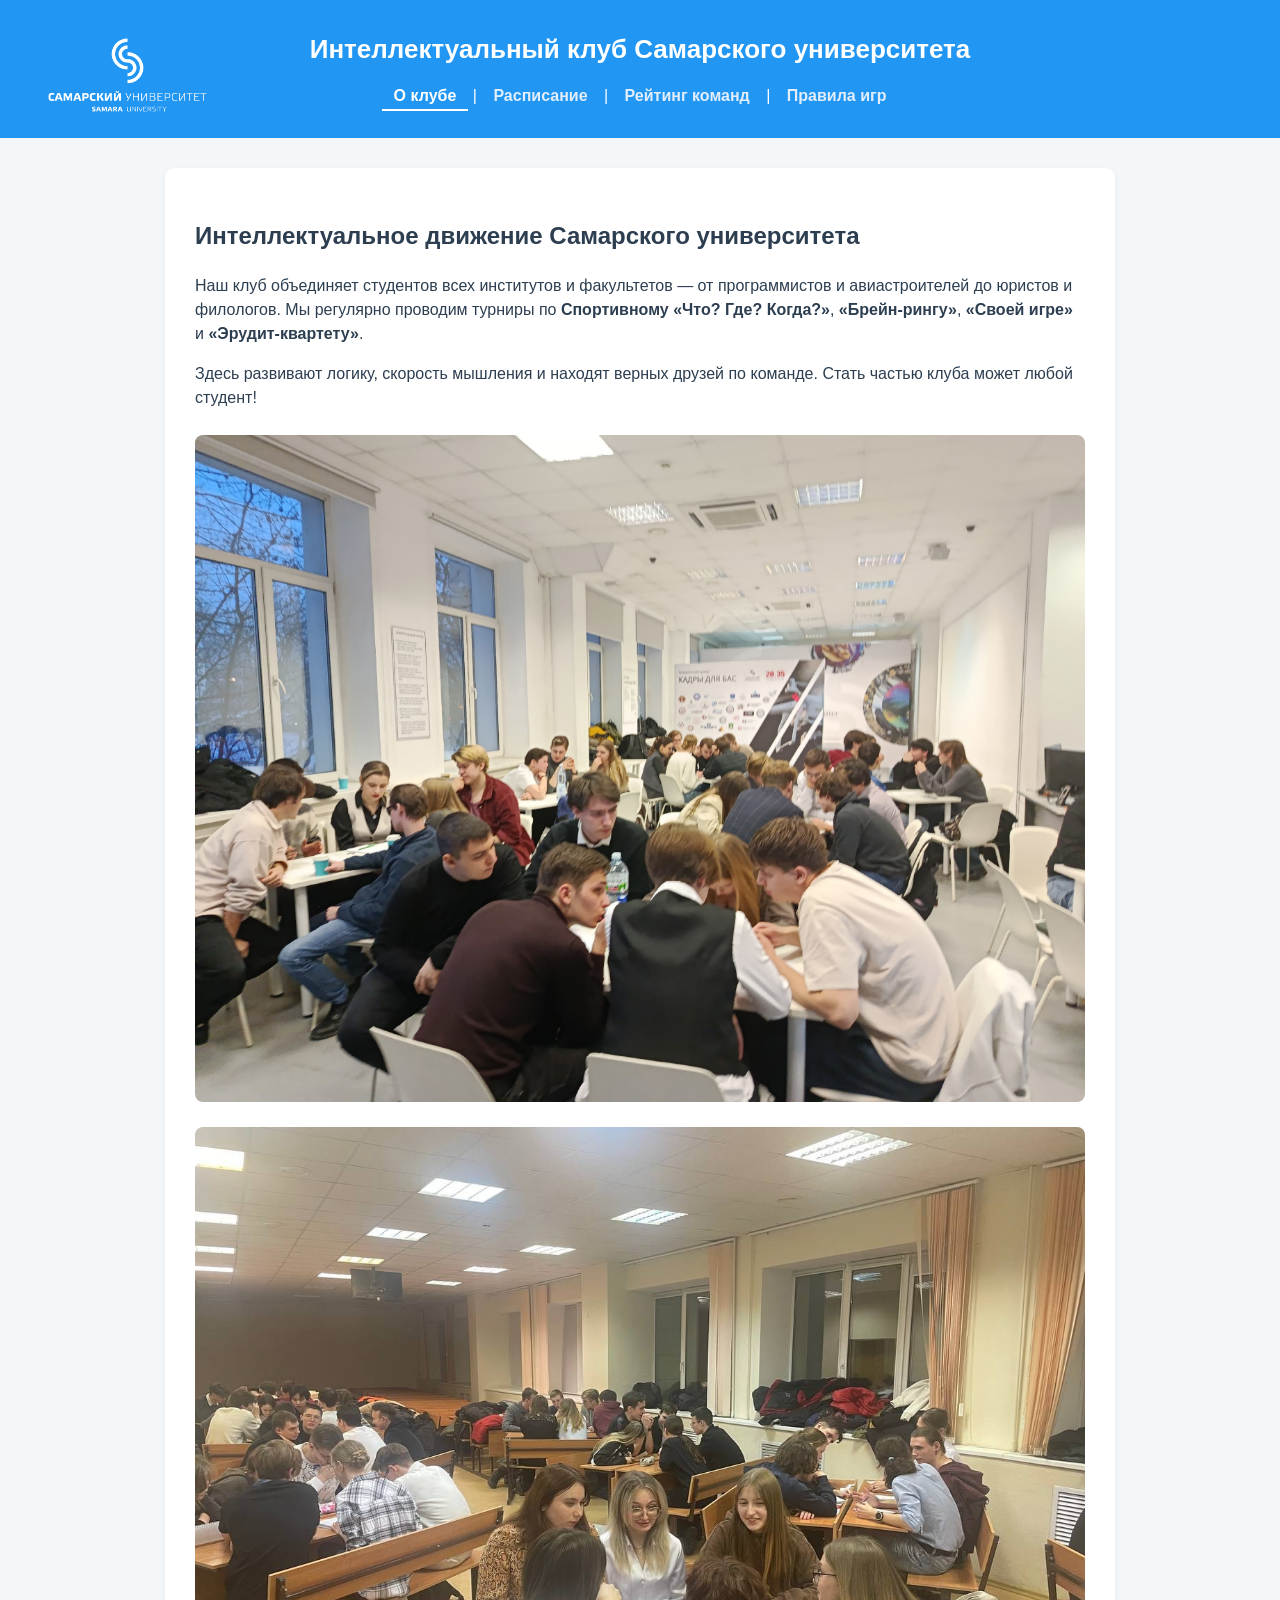
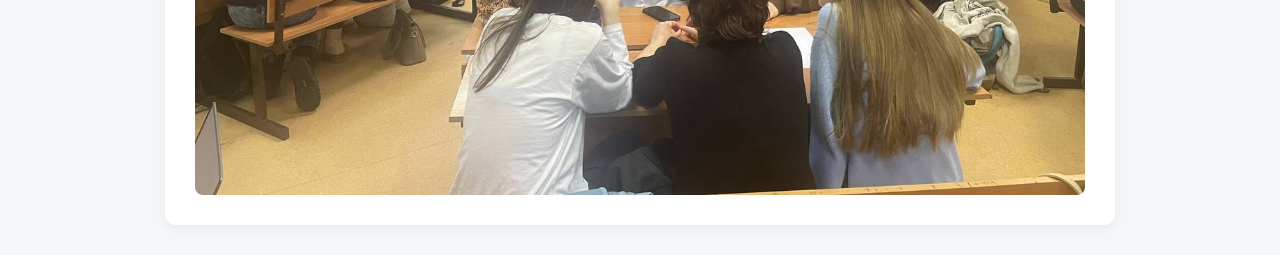
<file: lab2/index.html>
<!DOCTYPE html>
<html lang="ru">
<head>
    <meta charset="UTF-8">
    <meta name="viewport" content="width=device-width, initial-scale=1.0">
    <title>Интеллектуальный клуб Самарского Университета — Главная</title>
    <link rel="stylesheet" href="style.css">
</head>
<body>

    <header id="main-header">
        <img src="./images/logo.png" alt="Логотип Самарского университета" class="header-logo">
        <h1>Интеллектуальный клуб Самарского университета</h1>
        <nav>
            <a href="index.html" class="nav-link active">О клубе</a> | 
            <a href="schedule.html" class="nav-link">Расписание</a> | 
            <a href="rating.html" class="nav-link">Рейтинг команд</a> | 
            <a href="rules.html" class="nav-link">Правила игр</a>
        </nav>
    </header>

    <main>
        <section class="content-block">
            <h2>Интеллектуальное движение Самарского университета</h2>
            <p>Наш клуб объединяет студентов всех институтов и факультетов — от программистов и авиастроителей до юристов и филологов. Мы регулярно проводим турниры по <strong>Спортивному «Что? Где? Когда?»</strong>, <strong>«Брейн-рингу»</strong>, <strong>«Своей игре»</strong> и <strong>«Эрудит-квартету»</strong>.</p>
            <p>Здесь развивают логику, скорость мышления и находят верных друзей по команде. Стать частью клуба может любой студент!</p>
            
            <img src="./images/club1.png" alt="Студенты Самарского университета на игре ЧГК" class="main-image">
            <img src="./images/club2.png" alt="Студенты Самарского университета на игре ЧГК" class="main-image">

        </section>
    </main>

</body>
</html>
</file>
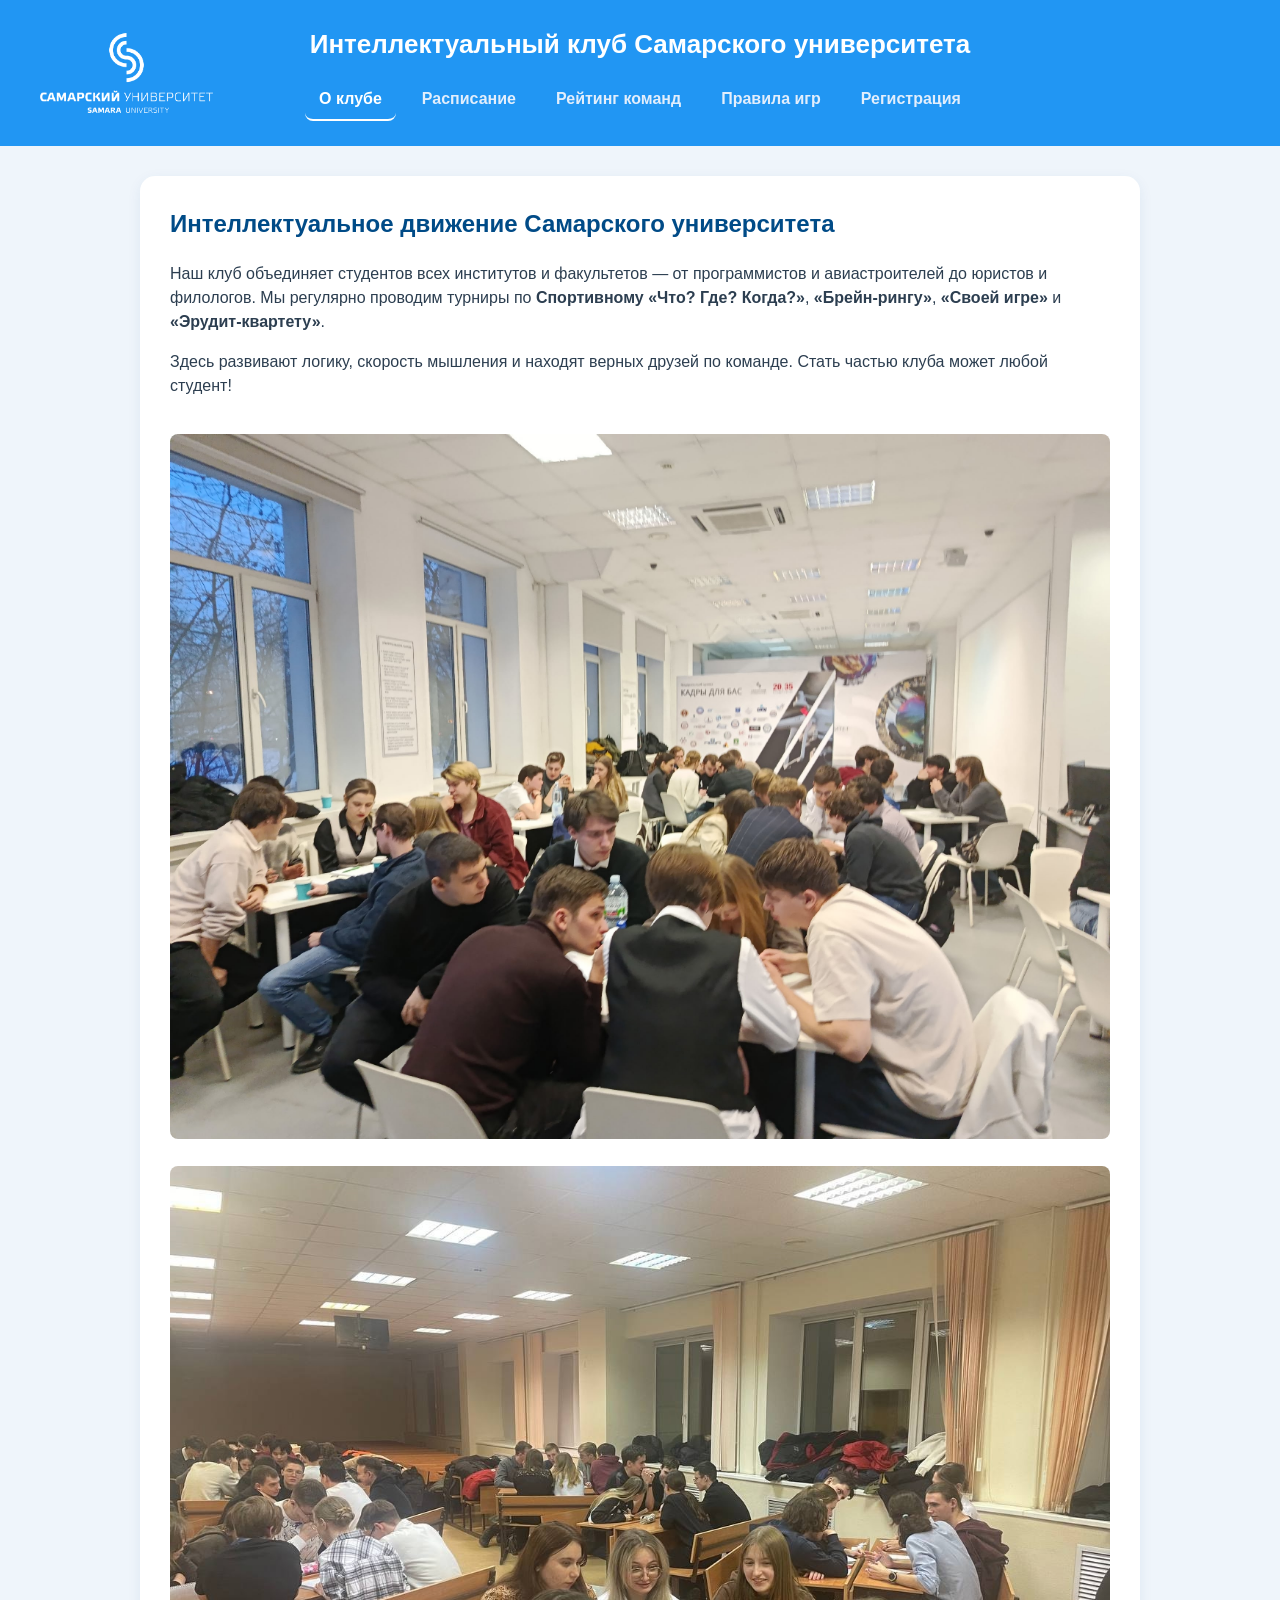
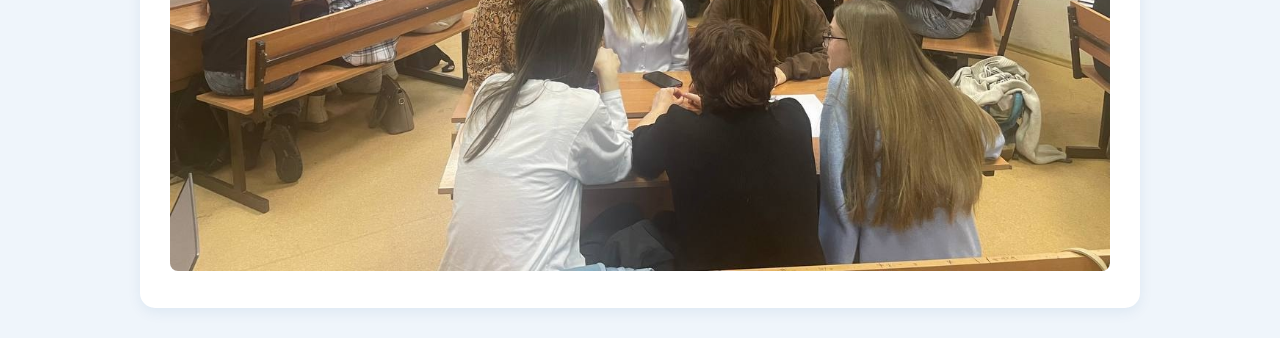
<file: lab4/index.html>
<!DOCTYPE html>
<html lang="ru">
<head>
    <meta charset="UTF-8">
    <meta name="viewport" content="width=device-width, initial-scale=1.0">
    <title>Интеллектуальный клуб Самарского Университета — Главная</title>
    <link rel="stylesheet" href="style.css">
</head>
<body class="page">
    <header class="header">
        <img src="./images/logo.png" alt="Логотип Самарского университета" class="header__logo">
        <h1 class="header__title">Интеллектуальный клуб Самарского университета</h1>

        <nav class="nav">
            <a href="index.html" class="nav__link nav__link_active">О клубе</a>
            <a href="schedule.html" class="nav__link">Расписание</a>
            <a href="raiting.html" class="nav__link">Рейтинг команд</a>
            <a href="rules.html" class="nav__link">Правила игр</a>
            <a href="register.html" class="nav__link">Регистрация</a>
        </nav>
    </header>

    <main class="main">
        <section class="section">
            <h2 class="section__title">Интеллектуальное движение Самарского университета</h2>
            <p>
                Наш клуб объединяет студентов всех институтов и факультетов — от программистов и авиастроителей до юристов и филологов. 
                Мы регулярно проводим турниры по <strong>Спортивному «Что? Где? Когда?»</strong>, <strong>«Брейн-рингу»</strong>, 
                <strong>«Своей игре»</strong> и <strong>«Эрудит-квартету»</strong>.
            </p>
            <p>
                Здесь развивают логику, скорость мышления и находят верных друзей по команде. Стать частью клуба может любой студент!
            </p>
            <img src="./images/club1.png" alt="Студенты Самарского университета на игре ЧГК" class="main-image">
            <img src="./images/club2.png" alt="Студенты Самарского университета на игре ЧГК" class="main-image">
        </section>
    </main>
</body>
</html>
</file>
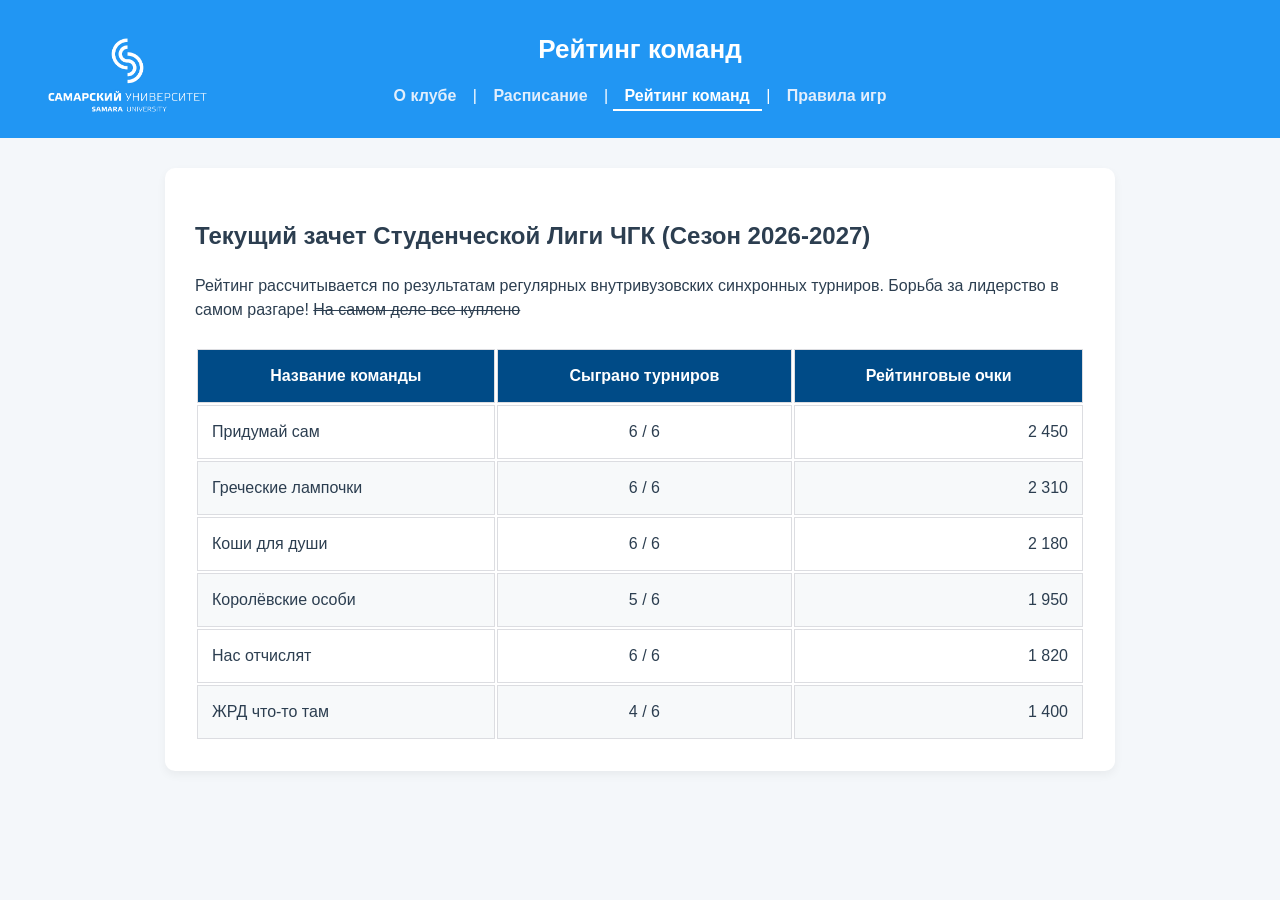
<file: lab2/rating.html>
<!DOCTYPE html>
<html lang="ru">
<head>
    <meta charset="UTF-8">
    <meta name="viewport" content="width=device-width, initial-scale=1.0">
    <title>Интеллектуальный клуб Самарского Университета — Рейтинг команд</title>
    <link rel="stylesheet" href="style.css">
</head>
<body>
    <header id="main-header">
        <img src="./images/logo.png" alt="Логотип Самарского университета" class="header-logo">
        <h1>Рейтинг команд</h1>
        <nav>
            <a href="index.html" class="nav-link">О клубе</a> | 
            <a href="schedule.html" class="nav-link">Расписание</a> | 
            <a href="rating.html" class="nav-link active">Рейтинг команд</a> | 
            <a href="rules.html" class="nav-link">Правила игр</a>
        </nav>
    </header>

    <main>
        <section class="content-block">
            <h2>Текущий зачет Студенческой Лиги ЧГК (Сезон 2026-2027)</h2>
            <p>Рейтинг рассчитывается по результатам регулярных внутривузовских синхронных турниров. Борьба за лидерство в самом разгаре! <s>На самом деле все куплено</s></p>
            
            <table class="rating-table">
                <thead>
                    <tr>
                        <th>Название команды</th>
                        <th>Сыграно турниров</th>
                        <th>Рейтинговые очки</th>
                    </tr>
                </thead>
                <tbody>
                    <tr>
                        <td>Придумай сам</td>
                        <td>6 / 6</td>
                        <td>2 450</td>
                    </tr>
                    <tr>
                        <td>Греческие лампочки</td>
                        <td>6 / 6</td>
                        <td>2 310</td>
                    </tr>
                    <tr>
                        <td>Коши для души</td>
                        <td>6 / 6</td>
                        <td>2 180</td>
                    </tr>
                    <tr>
                        <td>Королёвские особи</td>
                        <td>5 / 6</td>
                        <td>1 950</td>
                    </tr>
                    <tr>
                        <td>Нас отчислят</td>
                        <td>6 / 6</td>
                        <td>1 820</td>
                    </tr>
                    <tr>
                        <td>ЖРД что-то там</td>
                        <td>4 / 6</td>
                        <td>1 400</td>
                    </tr>
                </tbody>
            </table>
        </section>
    </main>

</body>
</html>
</file>
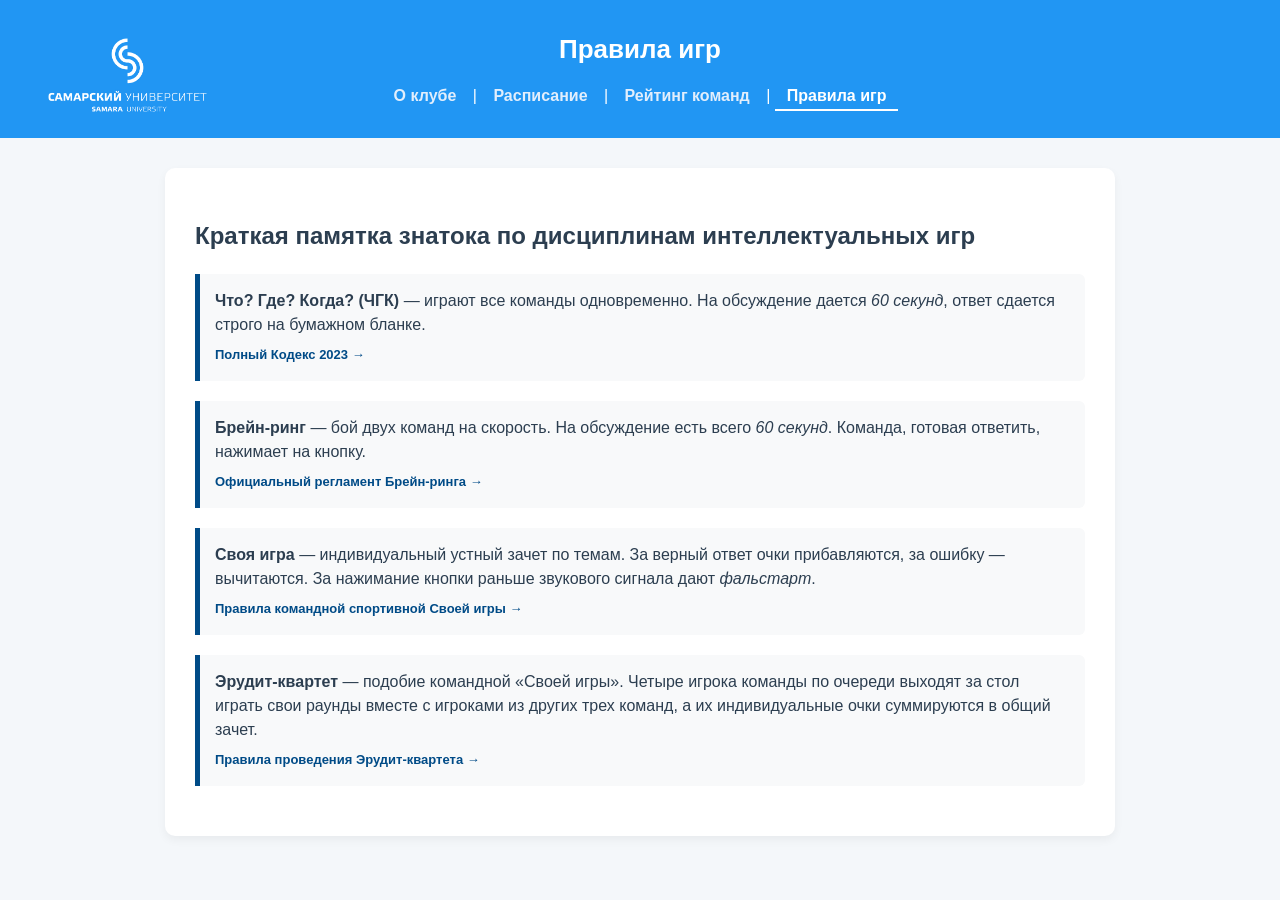
<file: lab2/rules.html>
<!DOCTYPE html>
<html lang="ru">
<head>
    <meta charset="UTF-8">
    <meta name="viewport" content="width=device-width, initial-scale=1.0">
    <title>КИИ Самарского Университета — Правила игр</title>
    <link rel="stylesheet" href="style.css">
</head>
<body>

    <header id="main-header">
        <img src="./images/logo.png" alt="Логотип Самарского университета" class="header-logo">
        <h1>Правила игр</h1>
        <nav>
            <a href="index.html" class="nav-link">О клубе</a> | 
            <a href="schedule.html" class="nav-link">Расписание</a> | 
            <a href="rating.html" class="nav-link">Рейтинг команд</a> | 
            <a href="rules.html" class="nav-link active">Правила игр</a>
        </nav>
    </header>

    <main>
        <section class="content-block">
            
            <div class="rules-pamyatka">
                <h2>Краткая памятка знатока по дисциплинам интеллектуальных игр</h2>
                
                <div class="info-box">
                    <strong>Что? Где? Когда? (ЧГК)</strong> — играют все команды одновременно. На обсуждение дается <em>60 секунд</em>, ответ сдается строго на бумажном бланке. 
                    <br><a href="https://old-codices.surge.sh/codex-2023.html" target="_blank" class="rule-link">Полный Кодекс 2023 &rarr;</a>
                </div>

                <div class="info-box">
                    <strong>Брейн-ринг</strong> — бой двух команд на скорость. На обсуждение есть всего <em>60 секунд</em>. Команда, готовая ответить, нажимает на кнопку. 
                    <br><a href="https://old-codices.surge.sh/rules-kvrm.html" target="_blank" class="rule-link">Официальный регламент Брейн-ринга &rarr;</a>
                </div>

                <div class="info-box">
                    <strong>Своя игра</strong> — индивидуальный устный зачет по темам. За верный ответ очки прибавляются, за ошибку — вычитаются. За нажимание кнопки раньше звукового сигнала дают <em>фальстарт</em>.
                    <br><a href="https://docs.google.com/document/d/1kTm87vC_UaS8PUWRhrIhLqLHv9Hd7UfP5saXtlC0ASM/edit?tab=t.0#heading=h.rh2q0ufdpvqy" target="_blank" class="rule-link">Правила командной спортивной Своей игры &rarr;</a>
                </div>

                <div class="info-box">
                    <strong>Эрудит-квартет</strong> — подобие командной «Своей игры». Четыре игрока команды по очереди выходят за стол играть свои раунды вместе с игроками из других трех команд, а их индивидуальные очки суммируются в общий зачет.
                    <br><a href="https://docs.google.com/document/d/1eOD3yY4xZDHblvDryVkJYCSeZRGFIFkeLAnmjpHCoiA/edit?tab=t.0" target="_blank" class="rule-link">Правила проведения Эрудит-квартета &rarr;</a>
                </div>
            </div>
        </section>
    </main>

</body>
</html>
</file>
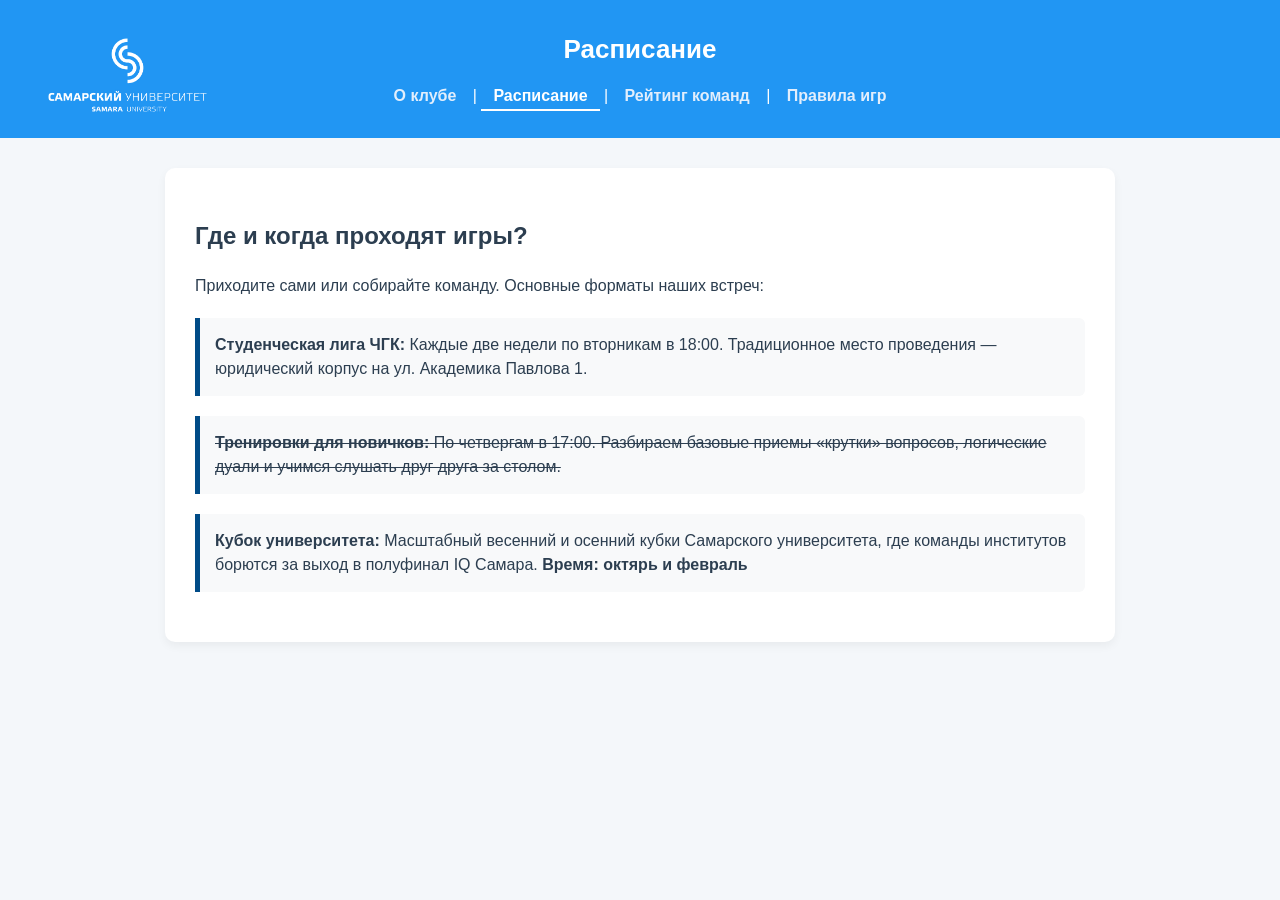
<file: lab2/schedule.html>
<!DOCTYPE html>
<html lang="ru">
<head>
    <meta charset="UTF-8">
    <meta name="viewport" content="width=device-width, initial-scale=1.0">
    <title>Интеллектуальный клуб Самарского Университета — Расписание</title>
    <link rel="stylesheet" href="style.css">
</head>
<body>

    <header id="main-header">
        <img src="./images/logo.png" alt="Логотип Самарского университета" class="header-logo">
        <h1>Расписание</h1>
        <nav>
            <a href="index.html" class="nav-link">О клубе</a> | 
            <a href="schedule.html" class="nav-link active">Расписание</a> | 
            <a href="rating.html" class="nav-link">Рейтинг команд</a> | 
            <a href="rules.html" class="nav-link">Правила игр</a>
        </nav>
    </header>

    <main>
        <section class="content-block">
            <h2>Где и когда проходят игры?</h2>
            <p>Приходите сами или собирайте команду. Основные форматы наших встреч:</p>
            
            <div class="info-box">
                <strong>Студенческая лига ЧГК:</strong> Каждые две недели по вторникам в 18:00. Традиционное место проведения — юридический корпус на ул. Академика Павлова 1.
            </div>
            <div class="info-box">
                <del><strong>Тренировки для новичков:</strong> По четвергам в 17:00. Разбираем базовые приемы «крутки» вопросов, логические дуали и учимся слушать друг друга за столом.</del>
            </div>
            <div class="info-box">
                <strong>Кубок университета:</strong> Масштабный весенний и осенний кубки Самарского университета, где команды институтов борются за выход в полуфинал IQ Самара. <strong>Время: октярь и февраль </strong>        </div>
        </section>
    </main>

</body>
</html>
</file>
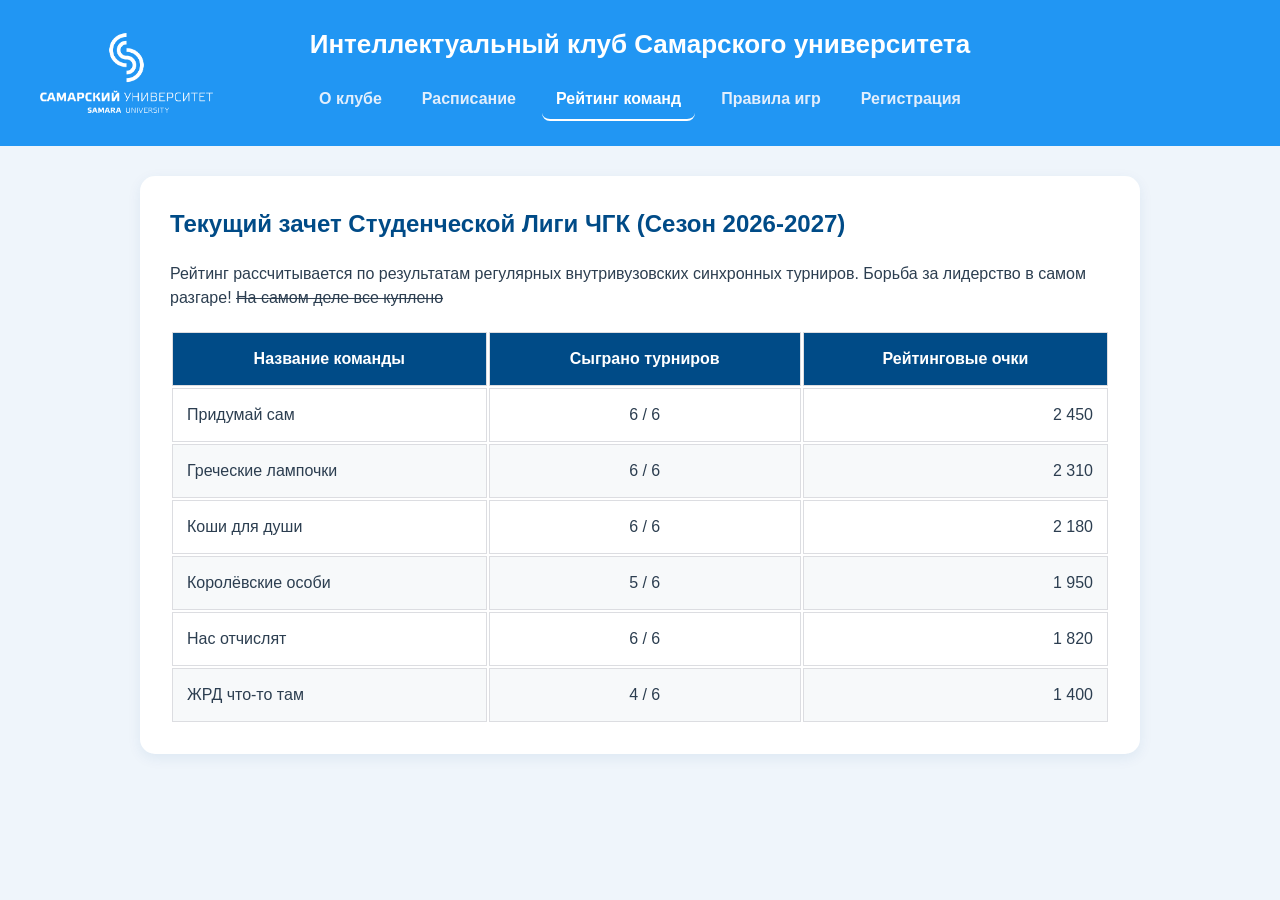
<file: lab4/rating.html>
<!DOCTYPE html>
<html lang="ru">
<head>
    <meta charset="UTF-8">
    <meta name="viewport" content="width=device-width, initial-scale=1.0">
    <title>Интеллектуальный клуб Самарского Университета — Рейтинг команд</title>
    <link rel="stylesheet" href="style.css">
</head>
<body class="page">
    <header class="header">
        <img src="./images/logo.png" alt="Логотип Самарского университета" class="header__logo">
        <h1 class="header__title">Интеллектуальный клуб Самарского университета</h1>
        <nav class="nav">
            <a href="index.html" class="nav__link">О клубе</a>
            <a href="schedule.html" class="nav__link">Расписание</a>
            <a href="raiting.html" class="nav__link nav__link_active">Рейтинг команд</a>
            <a href="rules.html" class="nav__link">Правила игр</a>
            <a href="register.html" class="nav__link">Регистрация</a>
        </nav>
    </header>

    <main class="main">
        <section class="section">
            <h2 class="section__title">Текущий зачет Студенческой Лиги ЧГК (Сезон 2026-2027)</h2>
            <p>
                Рейтинг рассчитывается по результатам регулярных внутривузовских синхронных турниров. 
                Борьба за лидерство в самом разгаре! <s>На самом деле все куплено</s>
            </p>

            <table class="rating-table">
                <thead>
                    <tr class="rating-table__row">
                        <th class="rating-table__th">Название команды</th>
                        <th class="rating-table__th">Сыграно турниров</th>
                        <th class="rating-table__th">Рейтинговые очки</th>
                    </tr>
                </thead>
                <tbody>
                    <tr class="rating-table__row">
                        <td class="rating-table__td">Придумай сам</td>
                        <td class="rating-table__td rating-table__td_center">6 / 6</td>
                        <td class="rating-table__td rating-table__td_right">2 450</td>
                    </tr>
                    <tr class="rating-table__row">
                        <td class="rating-table__td">Греческие лампочки</td>
                        <td class="rating-table__td rating-table__td_center">6 / 6</td>
                        <td class="rating-table__td rating-table__td_right">2 310</td>
                    </tr>
                    <tr class="rating-table__row">
                        <td class="rating-table__td">Коши для души</td>
                        <td class="rating-table__td rating-table__td_center">6 / 6</td>
                        <td class="rating-table__td rating-table__td_right">2 180</td>
                    </tr>
                    <tr class="rating-table__row">
                        <td class="rating-table__td">Королёвские особи</td>
                        <td class="rating-table__td rating-table__td_center">5 / 6</td>
                        <td class="rating-table__td rating-table__td_right">1 950</td>
                    </tr>
                    <tr class="rating-table__row">
                        <td class="rating-table__td">Нас отчислят</td>
                        <td class="rating-table__td rating-table__td_center">6 / 6</td>
                        <td class="rating-table__td rating-table__td_right">1 820</td>
                    </tr>
                    <tr class="rating-table__row">
                        <td class="rating-table__td">ЖРД что-то там</td>
                        <td class="rating-table__td rating-table__td_center">4 / 6</td>
                        <td class="rating-table__td rating-table__td_right">1 400</td>
                    </tr>
                </tbody>
            </table>
        </section>
    </main>
</body>
</html>
</file>
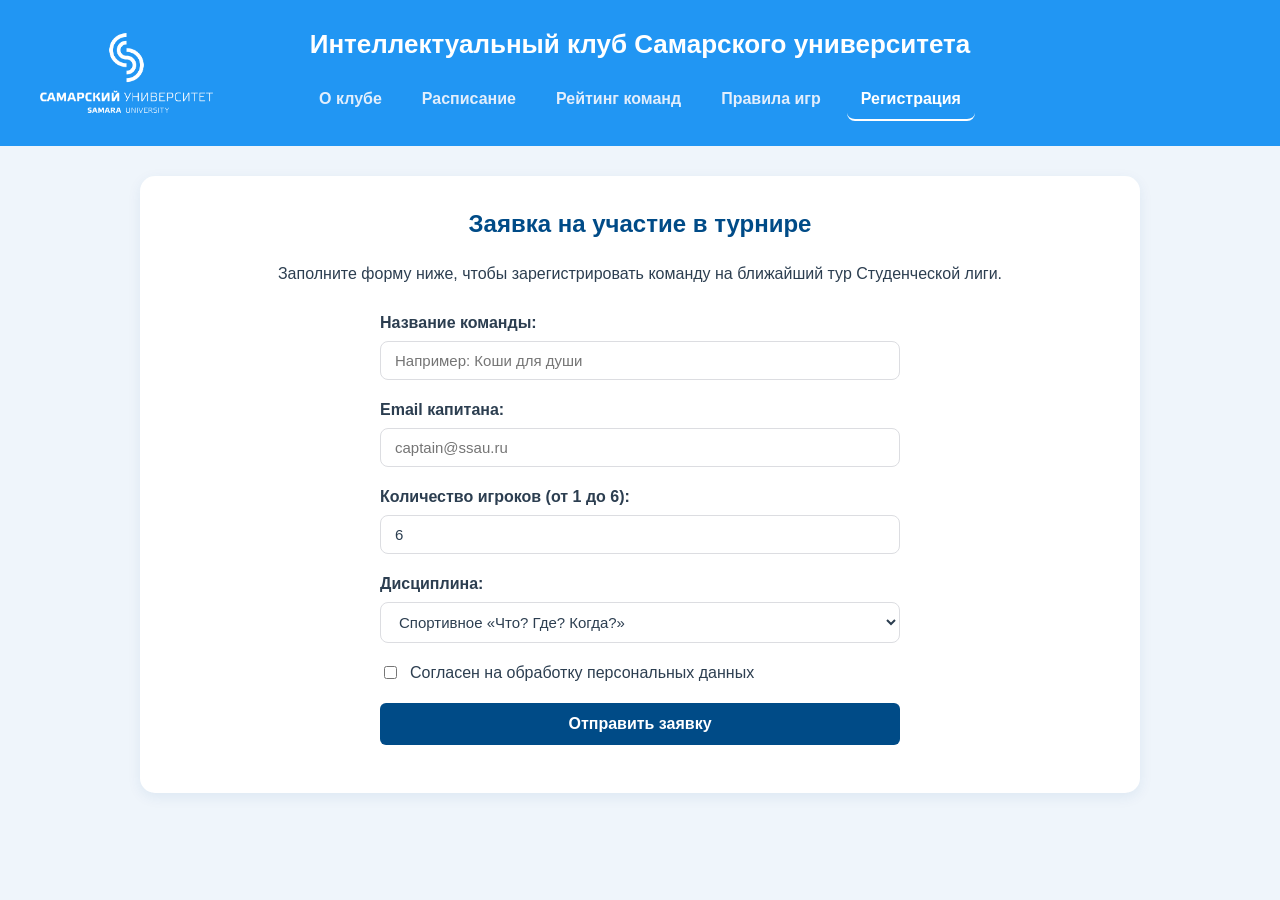
<file: lab4/register.html>
<!DOCTYPE html>
<html lang="ru">
<head>
    <meta charset="UTF-8">
    <title>Регистрация команды — Интеллектуальный клуб</title>
    <link rel="stylesheet" href="style.css">
    <script src="script.js" defer></script>
</head>
<body class="page">
    <header class="header">
        <img src="./images/logo.png" alt="Логотип Самарского университета" class="header__logo">
        <h1 class="header__title">Интеллектуальный клуб Самарского университета</h1>
        <nav class="nav">
            <a href="index.html" class="nav__link">О клубе</a>
            <a href="schedule.html" class="nav__link">Расписание</a>
            <a href="rating.html" class="nav__link">Рейтинг команд</a>
            <a href="rules.html" class="nav__link">Правила игр</a>
            <a href="register.html" class="nav__link nav__link_active">Регистрация</a>
        </nav>
    </header>

    <main class="main">
        <section class="section">
            <h2 class="section__title section__title_center fade-in">Заявка на участие в турнире</h2>
            <p class="section__text section__text_center fade-in fade-in_delay-1">Заполните форму ниже, чтобы зарегистрировать команду на ближайший тур Студенческой лиги.</p>


            <form id="team-form" class="form">
                <div class="form__group fade-in fade-in_delay-2">
                    <label for="teamName" class="form__label">Название команды:</label>
                    <input type="text" id="teamName" class="form__input" placeholder="Например: Коши для души" required>
                </div>

                <div class="form__group fade-in fade-in_delay-3">
                    <label for="captainEmail" class="form__label">Email капитана:</label>
                    <input type="email" id="captainEmail" class="form__input" placeholder="captain@ssau.ru" required>
                </div>

                <div class="form__group fade-in fade-in_delay-4">
                    <label for="playersCount" class="form__label">Количество игроков (от 1 до 6):</label>
                    <input type="number" id="playersCount" class="form__input" min="1" max="6" value="6" required>
                </div>

                <div class="form__group fade-in fade-in_delay-5">
                    <label for="discipline" class="form__label">Дисциплина:</label>
                    <select id="discipline" class="form__input">
                        <option value="Спортивное ЧГК">Спортивное «Что? Где? Когда?»</option>
                        <option value="Брейн-ринг">Брейн-ринг</option>
                        <option value="Эрудит-квартет">Эрудит-квартет</option>
                    </select>
                </div>

                <div class="form__group form__group_row fade-in fade-in_delay-6">
                    <input type="checkbox" id="consent" required>
                    <label for="consent">Согласен на обработку персональных данных</label>
                </div>

                <button type="submit" class="form__submit fade-in fade-in_delay-7">Отправить заявку</button>
                <p id="form-status" class="form__status"></p>
            </form>
        </section>
    </main>
</body>
</html>
</file>
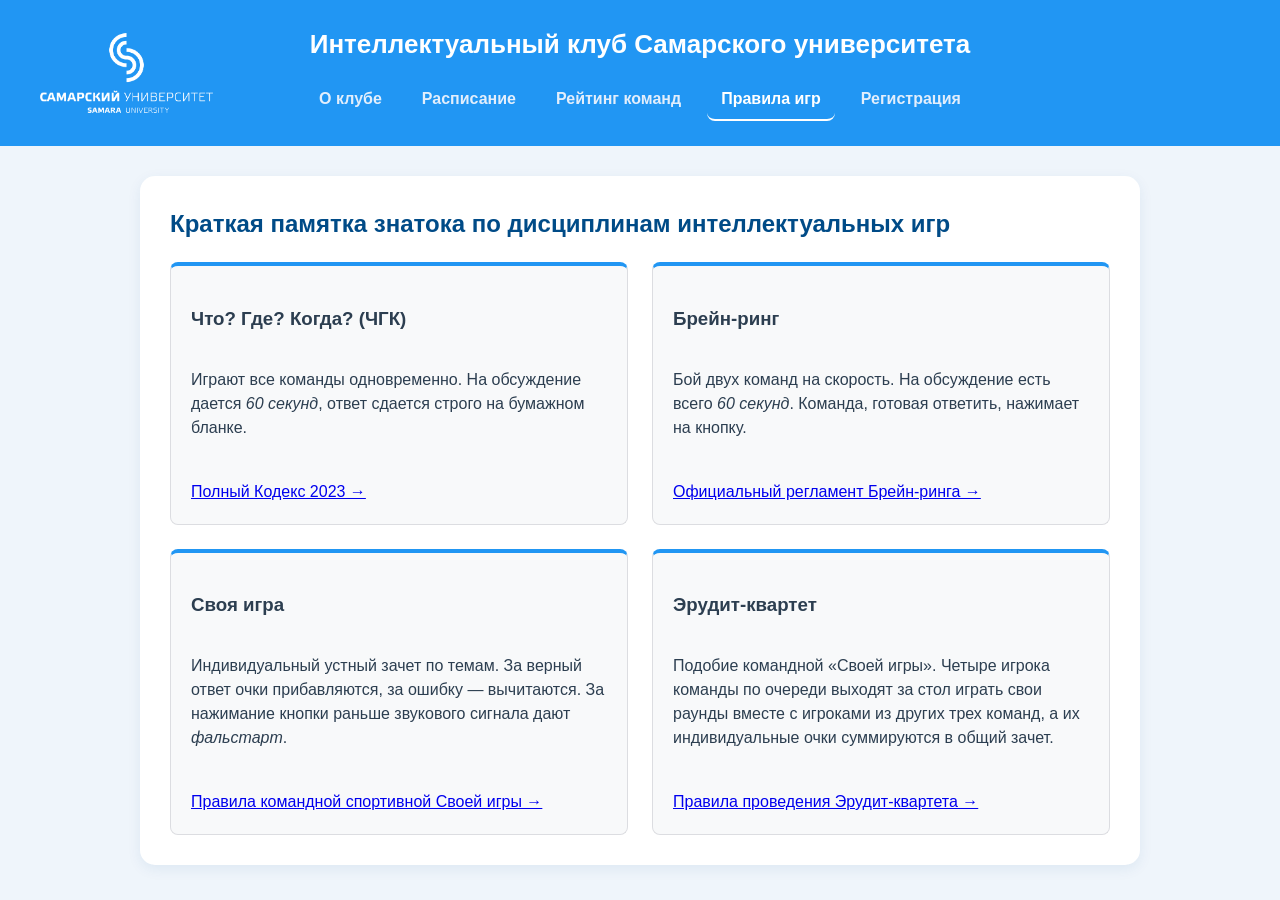
<file: lab4/rules.html>
<!DOCTYPE html>
<html lang="ru">
<head>
    <meta charset="UTF-8">
    <title>КИИ Самарского Университета — Правила игр</title>
    <link rel="stylesheet" href="style.css">
</head>
<body class="page">
    <header class="header">
        <img src="./images/logo.png" alt="Логотип Самарского университета" class="header__logo">
        <h1 class="header__title">Интеллектуальный клуб Самарского университета</h1>
        <nav class="nav">
            <a href="index.html" class="nav__link">О клубе</a>
            <a href="schedule.html" class="nav__link">Расписание</a>
            <a href="rating.html" class="nav__link">Рейтинг команд</a>
            <a href="rules.html" class="nav__link nav__link_active">Правила игр</a>
            <a href="register.html" class="nav__link">Регистрация</a>
        </nav>
    </header>

    <main class="main">
        <section class="section">
            <h2 class="section__title">Краткая памятка знатока по дисциплинам интеллектуальных игр</h2>

            <div class="rules">
                <article class="rules__item">
                    <h3>Что? Где? Когда? (ЧГК)</h3>
                    <p>Играют все команды одновременно. На обсуждение дается <em>60 секунд</em>, ответ сдается строго на бумажном бланке.</p>
                    <br><a href="https://old-codices.surge.sh/codex-2023.html" target="_blank" class="rules-grid__link">Полный Кодекс 2023 &rarr;</a>
                </article>

                <article class="rules__item">
                    <h3>Брейн-ринг</h3>
                    <p>Бой двух команд на скорость. На обсуждение есть всего <em>60 секунд</em>. Команда, готовая ответить, нажимает на кнопку.</p>
                    <br><a href="https://old-codices.surge.sh/rules-kvrm.html" target="_blank" class="rules-grid__link">Официальный регламент Брейн-ринга &rarr;</a>
                </article>

                <article class="rules__item">
                    <h3>Своя игра</h3>
                    <p>Индивидуальный устный зачет по темам. За верный ответ очки прибавляются, за ошибку — вычитаются. За нажимание кнопки раньше звукового сигнала дают <em>фальстарт</em>.</p>
                    <br><a href="https://docs.google.com/document/d/1kTm87vC_UaS8PUWRhrIhLqLHv9Hd7UfP5saXtlC0ASM/edit?tab=t.0#heading=h.rh2q0ufdpvqy" target="_blank" class="rules-grid__link">Правила командной спортивной Своей игры &rarr;</a>
                </article>

                <article class="rules__item">
                    <h3>Эрудит-квартет</h3>
                    <p>Подобие командной «Своей игры». Четыре игрока команды по очереди выходят за стол играть свои раунды вместе с игроками из других трех команд, а их индивидуальные очки суммируются в общий зачет.</p>
                    <br><a href="https://docs.google.com/document/d/1eOD3yY4xZDHblvDryVkJYCSeZRGFIFkeLAnmjpHCoiA/edit?tab=t.0" target="_blank" class="rules-grid__link">Правила проведения Эрудит-квартета &rarr;</a>
                </article>
            </div>
        </section>
    </main>
</body>
</html>
</file>
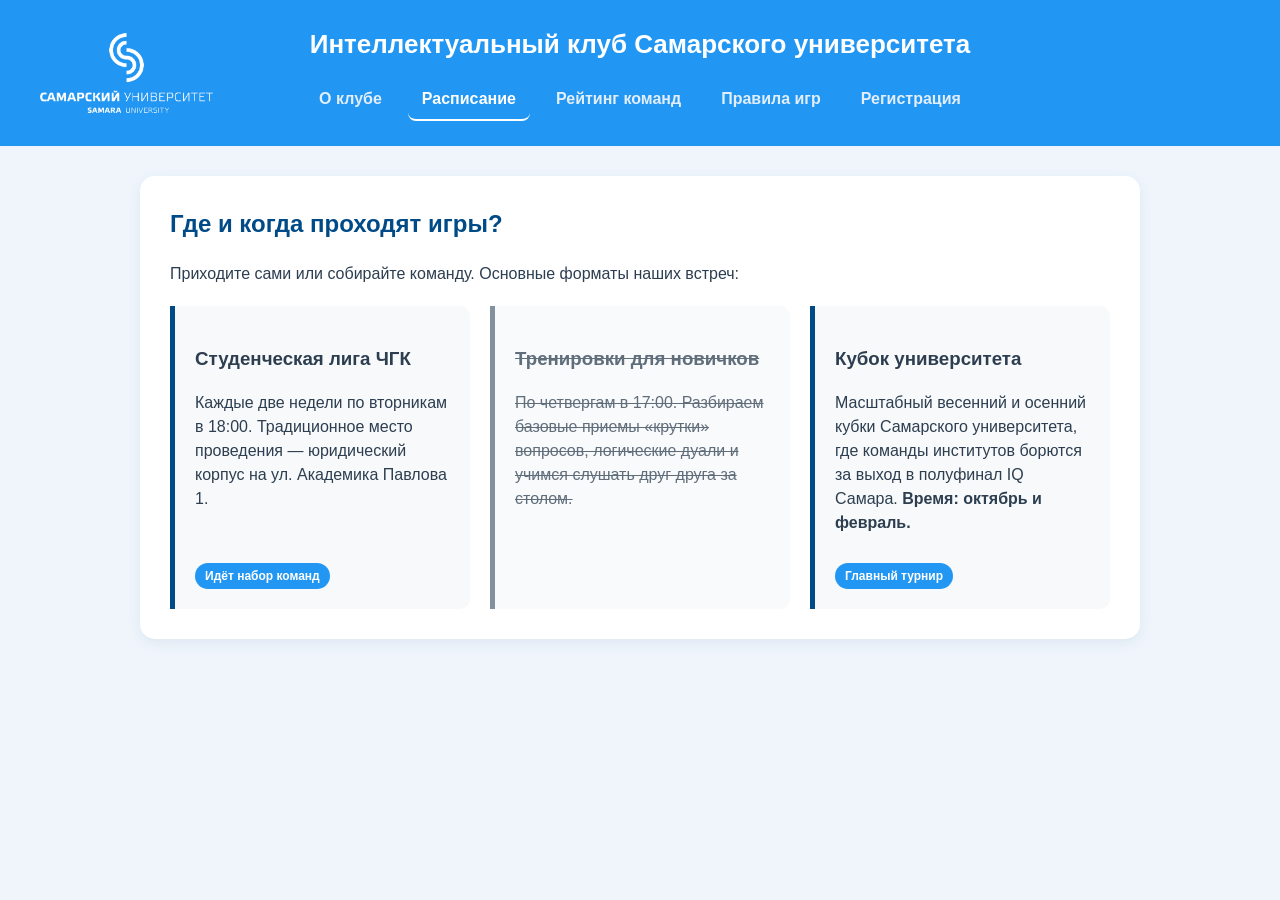
<file: lab4/schedule.html>
<!DOCTYPE html>
<html lang="ru">
<head>
    <meta charset="UTF-8">
    <title>Интеллектуальный клуб Самарского Университета — Расписание</title>
    <link rel="stylesheet" href="style.css">
</head>
<body class="page">
    <header class="header">
        <img src="./images/logo.png" alt="Логотип Самарского университета" class="header__logo">
        <h1 class="header__title">Интеллектуальный клуб Самарского университета</h1>
        <nav class="nav">
            <a href="index.html" class="nav__link">О клубе</a>
            <a href="schedule.html" class="nav__link nav__link_active">Расписание</a>
            <a href="rating.html" class="nav__link">Рейтинг команд</a>
            <a href="rules.html" class="nav__link">Правила игр</a>
            <a href="register.html" class="nav__link">Регистрация</a>
        </nav>
    </header>

    <main class="main">
        <section class="section">
            <h2 class="section__title">Где и когда проходят игры?</h2>
            <p>Приходите сами или собирайте команду. Основные форматы наших встреч:</p>

            <div class="schedule">
                <article class="schedule__card">
                    <div>
                        <h3>Студенческая лига ЧГК</h3>
                        <p>Каждые две недели по вторникам в 18:00. Традиционное место проведения — юридический корпус на ул. Академика Павлова 1.</p>
                    </div>
                    <span class="schedule__badge">Идёт набор команд</span>
                </article>

                <article class="schedule__card schedule__card_cancelled">
                    <div>
                        <h3><s>Тренировки для новичков</s></h3>
                        <p><s>По четвергам в 17:00. Разбираем базовые приемы «крутки» вопросов, логические дуали и учимся слушать друг друга за столом.</s></p>
                    </div>
                </article>

                <article class="schedule__card">
                    <div>
                        <h3>Кубок университета</h3>
                        <p>Масштабный весенний и осенний кубки Самарского университета, где команды институтов борются за выход в полуфинал IQ Самара. <strong>Время: октябрь и февраль.</strong></p>
                    </div>
                    <span class="schedule__badge">Главный турнир</span>
                </article>
            </div>
        </section>
    </main>
</body>
</html>
</file>
<file: lab2/style.css>
body {
    font-family: 'Segoe UI', Arial, sans-serif;
    background-color: #f4f7fa; 
    color: #2c3e50;
    margin: 0;
    padding: 0;
    line-height: 1.5;
}

main {
    padding: 30px 20px;
    max-width: 950px;
    margin: 0 auto;
}

#main-header {
    background-color: #2196f3;
    color: #ffffff;
    text-align: center;
    padding: 30px 0;
}

#main-header h1 {
    margin: 0 0 15px 0;
    font-size: 26px;
    font-weight: 600;
}

.nav-link {
    color: #e2eefc;
    text-decoration: none;
    font-weight: bold;
    padding: 5px 12px;
}

.nav-link:hover {
    color: #ffffff;
}

.active {
    border-bottom: 2px solid #ffffff;
    color: #ffffff;
}

.content-block {
    background-color: #ffffff;
    padding: 30px;
    border-radius: 10px;
    box-shadow: 0 4px 10px rgba(0, 0, 0, 0.05);
}

.main-image {
    max-width: 100%;
    height: auto;
    border-radius: 8px;
    margin-top: 25px;
    display: block;
}

.info-box {
    background-color: #f8f9fa;
    border-left: 5px solid #004B87;
    padding: 15px;
    margin: 20px 0;
    border-radius: 0 6px 6px 0;
}

.rating-table {
    width: 100%;
    margin-top: 25px;
}

.rating-table th, .rating-table td {
    border: 1px solid #dcdde1;
    padding: 14px;
}

.rating-table th {
    background-color: #004B87;
    color: white;
}

.rating-table tr:nth-child(even) {
    background-color: #f7f9fa;
}

.rating-table td:nth-child(1) {
    text-align: left;
}

.rating-table td:nth-child(2) {
    text-align: center;
}

.rating-table td:nth-child(3) {
    text-align: right;
}

.rule-link {
    display: inline-block;
    margin-top: 8px;
    font-size: 13px;
    color: #004B87;
    text-decoration: none;
    font-weight: 600;
}

.header-logo {
    max-height: 110px;
    width: auto;
    position: absolute;
    left: 30px;
    top: 20px;
}
</file>
<file: lab4/style.css>
:root {
    --color-bg-page: #eff5fb;
    --color-bg-surface: #ffffff;
    --color-bg-subtle: #f8f9fa;
    --color-bg-row-even: #f7f9fa;
    --color-primary: #2196f3;
    --color-primary-dark: #004B87;
    --color-primary-hover: #003663;
    --color-accent: #01085f;
    --color-text-main: #2c3e50;
    --color-text-muted: #5a6c7d;
    --color-text-inverse: #ffffff;
    --color-nav-link: #e2eefc;
    --color-border: #dcdde1;
    --color-shadow: rgba(0, 75, 135, 0.08);
    --color-glow: rgba(33, 150, 243, 0.4);
}


.page {
    font-family: 'Segoe UI', Arial, sans-serif;
    background-color: var(--color-bg-page);
    color: var(--color-text-main);
    margin: 0;
    line-height: 1.5;
}


.header {
    background-color: var(--color-primary);
    color: var(--color-text-inverse);
    padding: 25px 30px;
    display: flex;
    flex-direction: column;
    align-items: center;
    gap: 15px;
    position: relative;
}


.header__logo {
    max-height: 120px;
    width: auto;
    position: absolute;
    left: 20px;
    top: 50%;
    transform: translateY(-50%);
}


.header__title {
    margin: 0;
    font-size: 26px;
    font-weight: 600;
    text-align: center;
}

.nav {
    display: flex;
    justify-content: center;
    gap: 12px;
    flex-wrap: wrap;
}

.nav__link {
    color: var(--color-nav-link);
    text-decoration: none;
    font-weight: 600;
    padding: 8px 14px;
    border-radius: 8px;
}

.nav__link:hover {
    color: var(--color-text-inverse);
    background-color: var(--color-shadow);
}

.nav__link_active {
    color: var(--color-text-inverse);
    border-bottom: 2px solid var(--color-text-inverse);
}


.main {
    padding: 30px 20px;
    max-width: 1000px;
    margin: 0 auto;
}

.main-image {
    max-width: 100%;
    height: auto;
    border-radius: 8px;
    margin-top: 20px;
}


.section {
    background-color: var(--color-bg-surface);
    padding: 30px;
    border-radius: 15px;
    box-shadow: 0 4px 14px var(--color-shadow);
    animation: fadeSlideUp 1s ease-out both;
}

.section__title {
    margin-top: 0;
    color: var(--color-primary-dark);
}

.section__title_center,
.section__text_center {
    text-align: center;
}


@keyframes fadeSlideUp {
    from {
        opacity: 0;
        transform: translateY(18px);
    }
    to {
        opacity: 1;
        transform: translateY(0);
    }
}

@keyframes pulseBadge {
    0%, 100% {
        box-shadow: 0 0 0 0 var(--color-glow);
    }
    50% {
        box-shadow: 0 0 0 10px transparent;
    }
}


.schedule {
    display: flex;
    flex-wrap: wrap;
    gap: 20px;
    margin-top: 20px;
}

.schedule__card {
    flex: 1 1 200px;
    display: flex;
    flex-direction: column;
    justify-content: space-between;
    background-color: var(--color-bg-subtle);
    border-left: 5px solid var(--color-primary-dark);
    padding: 20px;
    border-radius: 0 10px 10px 0;
    transition: transform 0.3s ease, box-shadow 0.3s ease;
}


.schedule__card_cancelled {
    border-left-color: var(--color-text-muted);
    opacity: 0.75;
}

.schedule__badge {
    align-self: flex-start;
    background-color: var(--color-primary);
    color: var(--color-text-inverse);
    font-size: 12px;
    font-weight: 700;
    padding: 4px 10px;
    border-radius: 20px;
    margin-top: 12px;
    animation: pulseBadge 2s infinite;
}


.rules {
    display: grid;
    grid-template-columns: repeat(auto-fit, minmax(380px, 1fr));
    gap: 24px;
    margin-top: 20px;
}

.rules__item {
    display: grid;
    grid-template-rows: auto 1fr auto;
    background-color: var(--color-bg-subtle);
    border: 1px solid var(--color-border);
    border-top: 4px solid var(--color-primary);
    border-radius: 8px;
    padding: 20px;
    transition: transform 0.3s ease, border-color 0.3s ease;
}

.rules__item:hover {
    transform: translateY(-2px);
    border-top-color: var(--color-accent);
}

.rules__link {
    display: inline-block;
    margin-top: 8px;
    font-size: 14px;
    color: var(--color-primary-dark);
    text-decoration: none;
    font-weight: 600;
}

.rules__link:hover {
    color: var(--color-primary);
}

.rating-table {
    width: 100%;
    margin-top: 20px;
}

.rating-table__th,
.rating-table__td {
    border: 1px solid var(--color-border);
    padding: 14px;
}

.rating-table__th {
    background-color: var(--color-primary-dark);
    color: var(--color-text-inverse);
}

.rating-table__row:nth-child(even) {
    background-color: var(--color-bg-row-even);
}

.rating-table__td_center {
    text-align: center;
}

.rating-table__td_right {
    text-align: right;
}

.form {
    display: flex;
    flex-direction: column;
    gap: 18px;
    max-width: 520px;
    margin: 25px auto 0 auto;
}


.form__group {
    display: flex;
    flex-direction: column;
    gap: 6px;
}

.form__group_row {
    flex-direction: row;
    align-items: center;
    gap: 10px;
}

.form__label {
    font-weight: 600;
    color: var(--color-text-main);
}

.form__input {
    padding: 10px 14px;
    border: 1px solid var(--color-border);
    border-radius: 8px;
    font-size: 15px;
    background-color: var(--color-bg-surface);
    color: var(--color-text-main);
    transition: border-color 0.4s ease, box-shadow 0.4s ease;
}

.form__input:focus {
    outline: none;
    border-color: var(--color-primary);
    box-shadow: 0 0 0 4px var(--color-glow);
}

.form__submit {
    padding: 12px 20px;
    background-color: var(--color-primary-dark);
    color: var(--color-text-inverse);
    border: none;
    border-radius: 6px;
    font-size: 16px;
    font-weight: 600;
    cursor: pointer;
    transition: background-color 0.3s ease, transform 0.2s ease;
}

.form__submit:hover {
    background-color: var(--color-primary-hover);
    transform: translateY(-2px);
}

.form__status {
    margin: 0;
    font-weight: 600;
    color: var(--color-primary-dark);
}


.fade-in {
    animation: fadeSlideUp 0.7s ease-out both;
}

.fade-in_delay-1 { animation-delay: 0.2s; }
.fade-in_delay-2 { animation-delay: 0.4s; }
.fade-in_delay-3 { animation-delay: 0.6s; }
.fade-in_delay-4 { animation-delay: 0.8s; }
.fade-in_delay-5 { animation-delay: 1s; }
.fade-in_delay-6 { animation-delay: 1.2s; }
.fade-in_delay-7 { animation-delay: 1.4s; }
</file>
